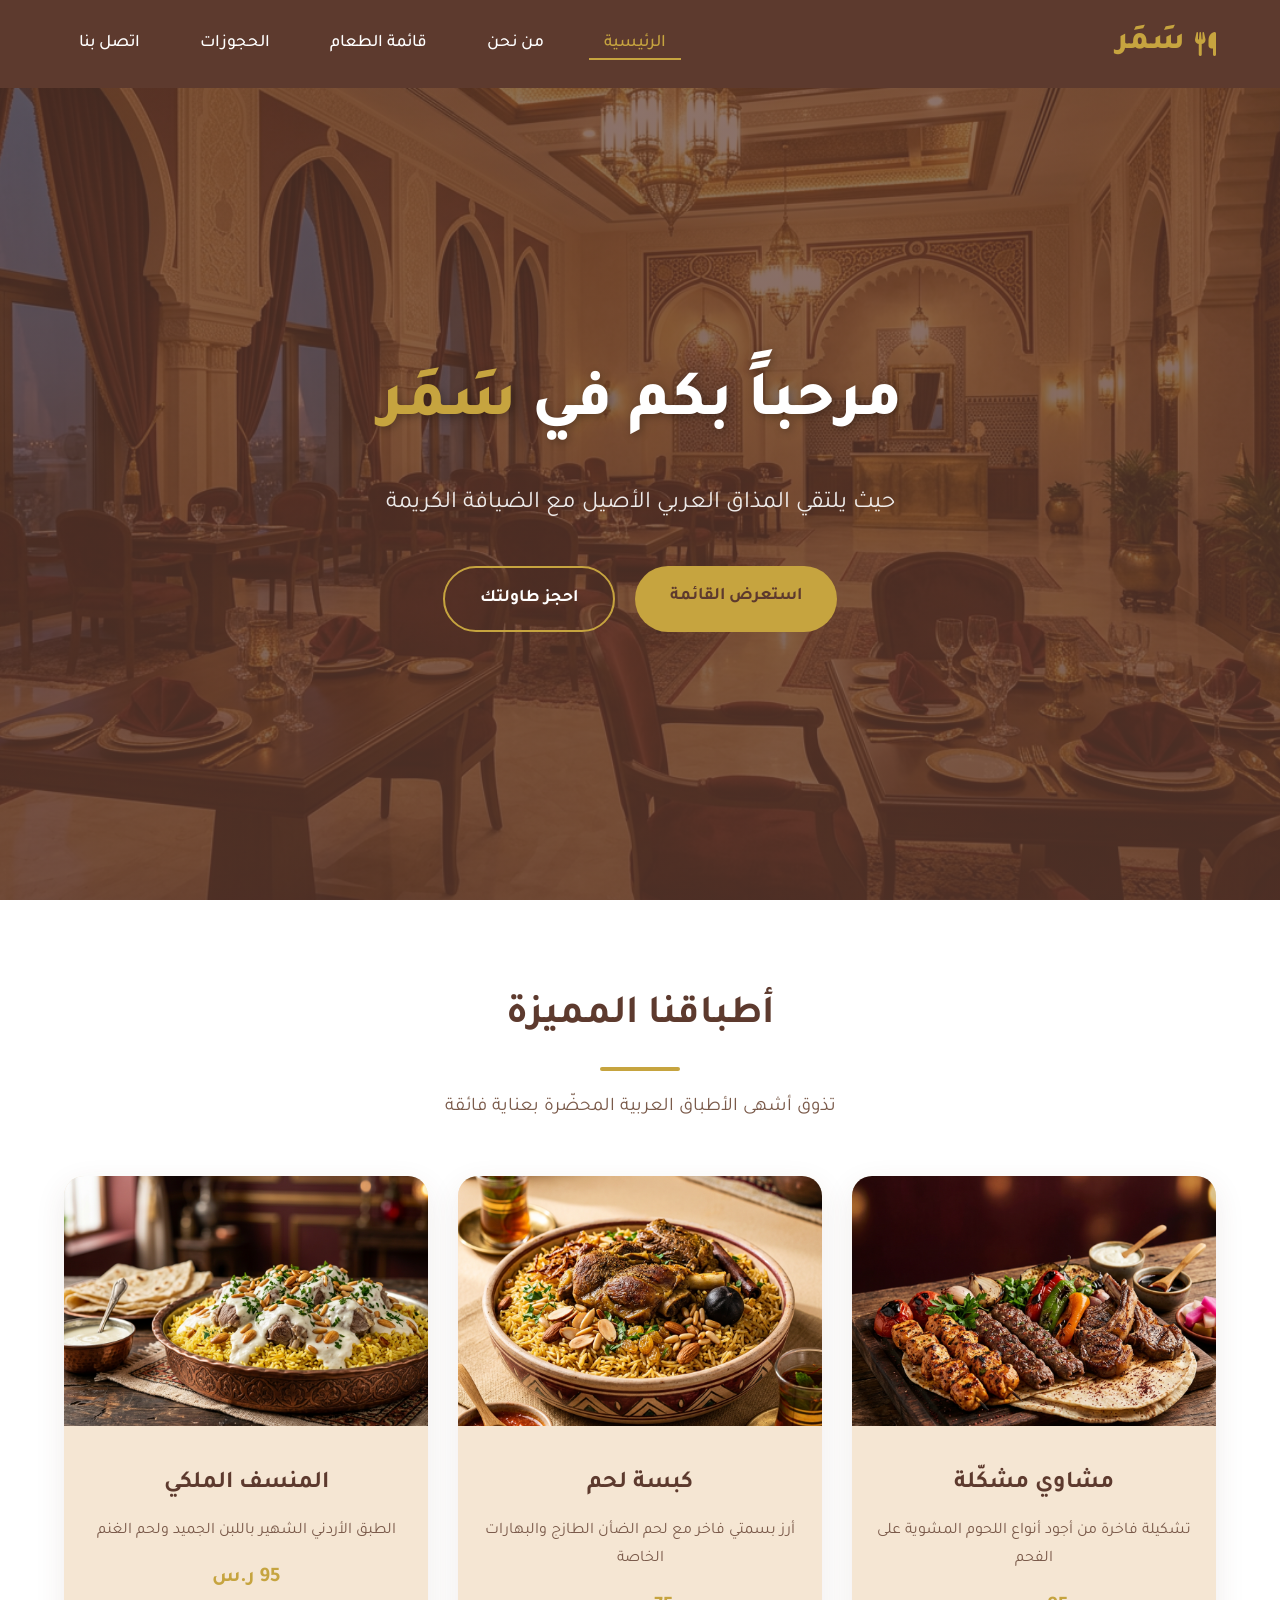
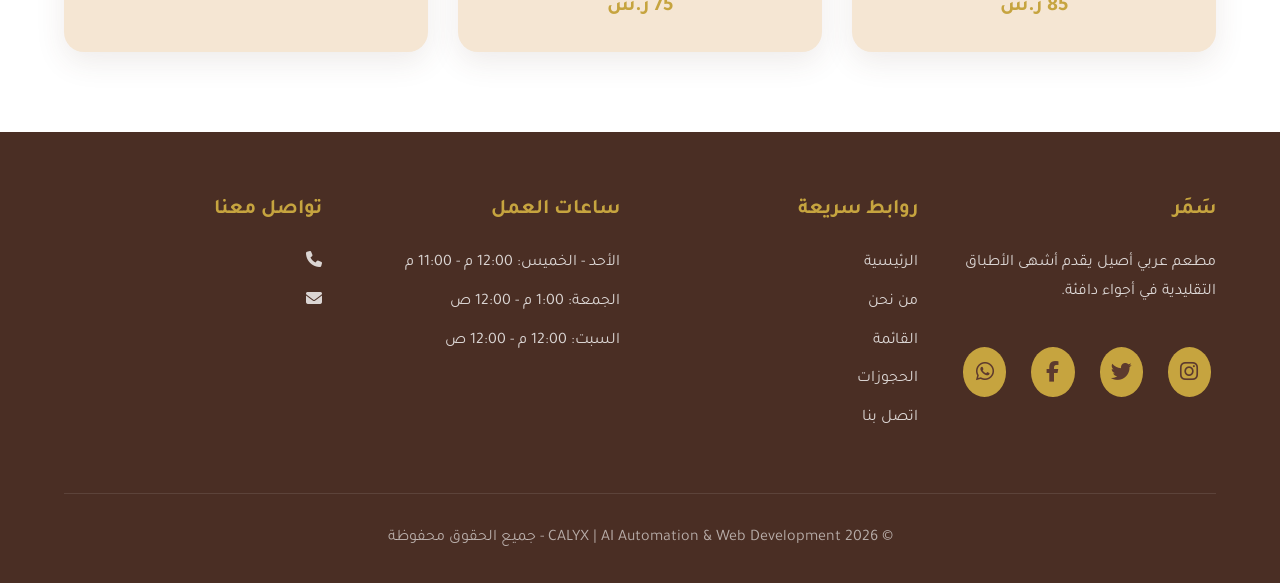
<file: Samar/index.html>
<!DOCTYPE html>
<html lang="ar" dir="rtl">

<head>
    <meta charset="UTF-8">
    <meta name="viewport" content="width=device-width, initial-scale=1.0">
    <title>مطعم سَمَر | الرئيسية</title>

    <!-- Favicon -->
    <link rel="icon" type="image/x-icon" href="images/logo.jpg">

    <link rel="preconnect" href="https://fonts.googleapis.com">
    <link rel="preconnect" href="https://fonts.gstatic.com" crossorigin>
    <link href="https://fonts.googleapis.com/css2?family=Tajawal:wght@300;400;500;700;800&display=swap"
        rel="stylesheet">
    <link rel="stylesheet" href="https://cdnjs.cloudflare.com/ajax/libs/font-awesome/6.4.0/css/all.min.css">
    <link rel="stylesheet" href="style.css">
</head>

<body>
    <nav class="navbar">
        <a href="index.html" class="logo"><i class="fas fa-utensils"></i> سَمَر</a>
        <ul class="nav-links">
            <li><a href="index.html" class="active">الرئيسية</a></li>
            <li><a href="about.html">من نحن</a></li>
            <li><a href="menu.html">قائمة الطعام</a></li>
            <li><a href="reservations.html">الحجوزات</a></li>
            <li><a href="contact.html">اتصل بنا</a></li>
        </ul>
        <div class="hamburger"><span></span><span></span><span></span></div>
    </nav>

    <section class="hero">
        <div class="hero-content">
            <h1>مرحباً بكم في <span>سَمَر</span></h1>
            <p>حيث يلتقي المذاق العربي الأصيل مع الضيافة الكريمة</p>
            <div class="hero-buttons">
                <a href="menu.html" class="btn btn-primary">استعرض القائمة</a>
                <a href="reservations.html" class="btn btn-secondary">احجز طاولتك</a>
            </div>
        </div>
    </section>

    <section class="section featured-dishes">
        <h2 class="section-title">أطباقنا المميزة</h2>
        <p class="section-subtitle">تذوق أشهى الأطباق العربية المحضّرة بعناية فائقة</p>
        <div class="dishes-grid">
            <div class="dish-card">
                <img src="images/dish1.jpg" alt="مشاوي مشكلة">
                <div class="dish-card-content">
                    <h3>مشاوي مشكّلة</h3>
                    <p>تشكيلة فاخرة من أجود أنواع اللحوم المشوية على الفحم</p>
                    <span class="price">85 ر.س</span>
                </div>
            </div>
            <div class="dish-card">
                <img src="images/dish2.jpg" alt="كبسة لحم">
                <div class="dish-card-content">
                    <h3>كبسة لحم</h3>
                    <p>أرز بسمتي فاخر مع لحم الضأن الطازج والبهارات الخاصة</p>
                    <span class="price">75 ر.س</span>
                </div>
            </div>
            <div class="dish-card">
                <img src="images/mansaf.jpg" alt="منسف">
                <div class="dish-card-content">
                    <h3>المنسف الملكي</h3>
                    <p>الطبق الأردني الشهير باللبن الجميد ولحم الغنم</p>
                    <span class="price">95 ر.س</span>
                </div>
            </div>
        </div>
    </section>

    <footer class="footer">
        <div class="footer-content">
            <div class="footer-section">
                <h4>سَمَر</h4>
                <p>مطعم عربي أصيل يقدم أشهى الأطباق التقليدية في أجواء دافئة.</p>
                <div class="social-links">
                    <a href="https://www.instagram.com/" target="_blank" rel="noopener noreferrer"
                        aria-label="انستغرام">
                        <i class="fab fa-instagram"></i>
                    </a>
                    <a href="https://www.twitter.com/" target="_blank" rel="noopener noreferrer" aria-label="تويتر">
                        <i class="fab fa-twitter"></i>
                    </a>
                    <a href="https://www.facebook.com/" target="_blank" rel="noopener noreferrer" aria-label="فيسبوك">
                        <i class="fab fa-facebook-f"></i>
                    </a>
                    <a href="https://www.whatsapp.com/" target="_blank" rel="noopener noreferrer" aria-label="واتساب">
                        <i class="fab fa-whatsapp"></i>
                    </a>
                </div>
            </div>

            <div class="footer-section">
                <h4>روابط سريعة</h4>
                <ul>
                    <li><a href="index.html">الرئيسية</a></li>
                    <li><a href="about.html">من نحن</a></li>
                    <li><a href="menu.html">القائمة</a></li>
                    <li><a href="reservations.html">الحجوزات</a></li>
                    <li><a href="contact.html">اتصل بنا</a></li>
                </ul>
            </div>

            <div class="footer-section">
                <h4>ساعات العمل</h4>
                <ul>
                    <li>الأحد - الخميس: 12:00 م - 11:00 م</li>
                    <li>الجمعة: 1:00 م - 12:00 ص</li>
                    <li>السبت: 12:00 م - 12:00 ص</li>
                </ul>
            </div>

            <div class="footer-section">
                <h4>تواصل معنا</h4>
                <ul>
                    <li><i class="fas fa-phone"></i></li>
                    <li><i class="fas fa-envelope"></i></li>
                </ul>
            </div>
        </div>

        <div class="footer-bottom">
            <p>  © 2026 CALYX | AI Automation & Web Development - جميع الحقوق محفوظة
        </div>
    </footer>

    <script src="script.js"></script>
</body>

</html>
</file>
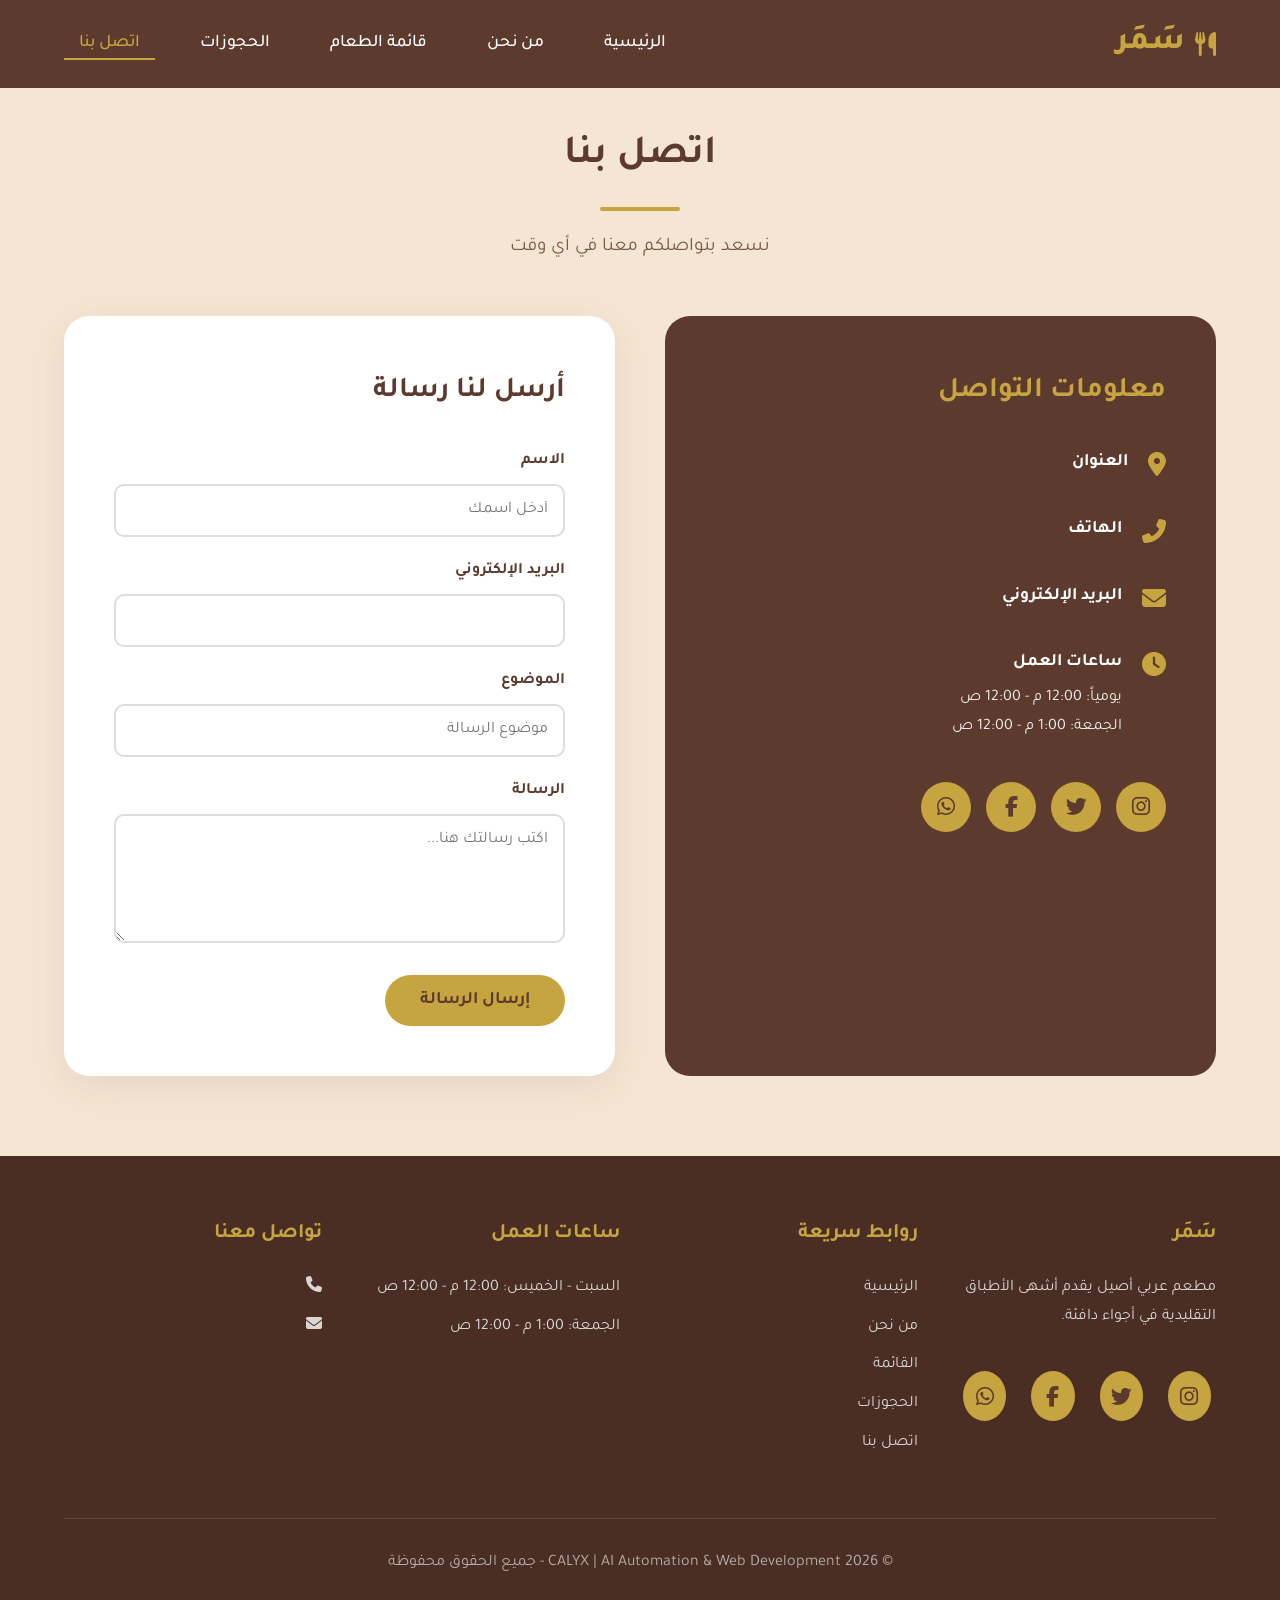
<file: Samar/contact.html>
<!DOCTYPE html>
<html lang="ar" dir="rtl">
<head>
    <meta charset="UTF-8">
    <meta name="viewport" content="width=device-width, initial-scale=1.0">
    <title>مطعم سَمَر | اتصل بنا</title>
    <link rel="icon" type="image/x-icon" href="images/logo.jpg">
    <link rel="preconnect" href="https://fonts.googleapis.com">
    <link rel="preconnect" href="https://fonts.gstatic.com" crossorigin>
    <link href="https://fonts.googleapis.com/css2?family=Tajawal:wght@300;400;500;700;800&display=swap" rel="stylesheet">
    <link rel="stylesheet" href="https://cdnjs.cloudflare.com/ajax/libs/font-awesome/6.4.0/css/all.min.css">
    <link rel="stylesheet" href="style.css">
</head>
<body>
    <nav class="navbar">
        <a href="index.html" class="logo"><i class="fas fa-utensils"></i> سَمَر</a>
        <ul class="nav-links">
            <li><a href="index.html">الرئيسية</a></li>
            <li><a href="about.html">من نحن</a></li>
            <li><a href="menu.html">قائمة الطعام</a></li>
            <li><a href="reservations.html">الحجوزات</a></li>
            <li><a href="contact.html" class="active">اتصل بنا</a></li>
        </ul>
        <div class="hamburger"><span></span><span></span><span></span></div>
    </nav>

    <section class="section" style="padding-top: 120px;">
        <h2 class="section-title">اتصل بنا</h2>
        <p class="section-subtitle">نسعد بتواصلكم معنا في أي وقت</p>
        
        <div class="contact-container">
            <div class="contact-info">
                <h3>معلومات التواصل</h3>
                <div class="contact-item"><i class="fas fa-map-marker-alt"></i><div><h4>العنوان</h4><p></p></div></div>
                <div class="contact-item"><i class="fas fa-phone-alt"></i><div><h4>الهاتف</h4><p dir="ltr"></p></div></div>
                <div class="contact-item"><i class="fas fa-envelope"></i><div><h4>البريد الإلكتروني</h4><p></p></div></div>
                <div class="contact-item"><i class="fas fa-clock"></i><div><h4>ساعات العمل</h4><p>يومياً: 12:00 م - 12:00 ص<br>الجمعة: 1:00 م - 12:00 ص</p></div></div>
                <div class="social-links"><a href="#"><i class="fab fa-instagram"></i></a><a href="#"><i class="fab fa-twitter"></i></a><a href="#"><i class="fab fa-facebook-f"></i></a><a href="#"><i class="fab fa-whatsapp"></i></a></div>
            </div>
            
            <div class="contact-form-wrapper">
                <h3>أرسل لنا رسالة</h3>
                <form id="contactForm">
                    <div class="form-group"><label>الاسم</label><input type="text" id="contactName" placeholder="أدخل اسمك" required></div>
                    <div class="form-group"><label>البريد الإلكتروني</label><input type="email" id="contactEmail" placeholder="" required></div>
                    <div class="form-group"><label>الموضوع</label><input type="text" id="contactSubject" placeholder="موضوع الرسالة" required></div>
                    <div class="form-group"><label>الرسالة</label><textarea id="contactMessage" rows="5" placeholder="اكتب رسالتك هنا..." required></textarea></div>
                    <button type="submit" class="btn btn-primary">إرسال الرسالة</button>
                    <div class="success-message" id="contactSuccess"><h3>تم إرسال رسالتك بنجاح!</h3><p>سنرد عليك في أقرب وقت ممكن.</p></div>
                </form>
            </div>
        </div>
        
       
    </section>

    <footer class="footer">
        <div class="footer-content">
            <div class="footer-section">
                <h4>سَمَر</h4>
                <p>مطعم عربي أصيل يقدم أشهى الأطباق التقليدية في أجواء دافئة.</p>
                <div class="social-links">
                    <a href="https://www.instagram.com/" target="_blank" rel="noopener noreferrer" aria-label="انستغرام">
                        <i class="fab fa-instagram"></i>
                    </a>
                    <a href="https://www.twitter.com/" target="_blank" rel="noopener noreferrer" aria-label="تويتر">
                        <i class="fab fa-twitter"></i>
                    </a>
                    <a href="https://www.facebook.com/" target="_blank" rel="noopener noreferrer" aria-label="فيسبوك">
                        <i class="fab fa-facebook-f"></i>
                    </a>
                    <a href="https://www.whatsapp.com/" target="_blank" rel="noopener noreferrer" aria-label="واتساب">
                        <i class="fab fa-whatsapp"></i>
                    </a>
                </div>
            </div>
            
            <div class="footer-section">
                <h4>روابط سريعة</h4>
                <ul>
                    <li><a href="index.html">الرئيسية</a></li>
                    <li><a href="about.html">من نحن</a></li>
                    <li><a href="menu.html">القائمة</a></li>
                    <li><a href="reservations.html">الحجوزات</a></li>
                    <li><a href="contact.html">اتصل بنا</a></li>
                </ul>
            </div>
            
            <div class="footer-section">
                <h4>ساعات العمل</h4>
                <ul>
                    <li>السبت - الخميس: 12:00 م - 12:00 ص</li>
                    <li>الجمعة: 1:00 م - 12:00 ص</li>
                </ul>
            </div>
            
            <div class="footer-section">
                <h4>تواصل معنا</h4>
                <ul>
                    <li><i class="fas fa-phone"></i> </li>
                    <li><i class="fas fa-envelope"></i></li>
                </ul>
            </div>
        </div>
        
        <div class="footer-bottom">
            <p>  © 2026 CALYX | AI Automation & Web Development - جميع الحقوق محفوظة</p>
        </div>
    </footer>

    <script src="script.js"></script>
</body>
</html>
</file>
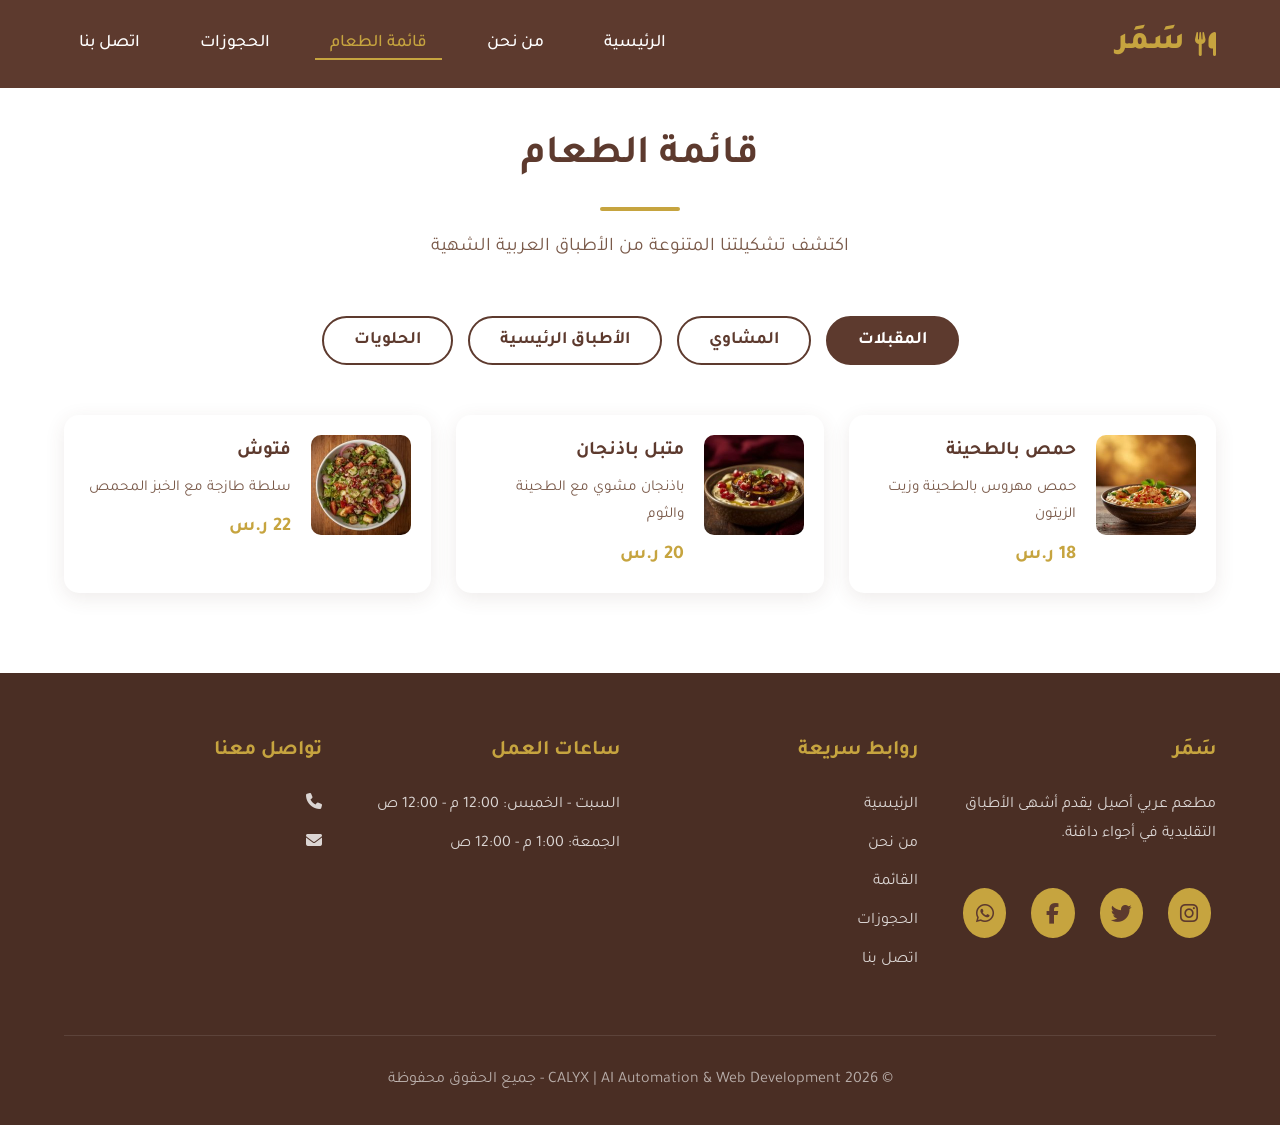
<file: Samar/menu.html>
<!DOCTYPE html>
<html lang="ar" dir="rtl">
<head>
    <meta charset="UTF-8">
    <meta name="viewport" content="width=device-width, initial-scale=1.0">
    <title>مطعم سَمَر | قائمة الطعام</title>
    <link rel="icon" type="image/x-icon" href="images/logo.jpg">
    <link rel="preconnect" href="https://fonts.googleapis.com">
    <link rel="preconnect" href="https://fonts.gstatic.com" crossorigin>
    <link href="https://fonts.googleapis.com/css2?family=Tajawal:wght@300;400;500;700;800&display=swap" rel="stylesheet">
    <link rel="stylesheet" href="https://cdnjs.cloudflare.com/ajax/libs/font-awesome/6.4.0/css/all.min.css">
    <link rel="stylesheet" href="style.css">
</head>
<body>
    <nav class="navbar">
        <a href="index.html" class="logo"><i class="fas fa-utensils"></i> سَمَر</a>
        <ul class="nav-links">
            <li><a href="index.html">الرئيسية</a></li>
            <li><a href="about.html">من نحن</a></li>
            <li><a href="menu.html" class="active">قائمة الطعام</a></li>
            <li><a href="reservations.html">الحجوزات</a></li>
            <li><a href="contact.html">اتصل بنا</a></li>
        </ul>
        <div class="hamburger"><span></span><span></span><span></span></div>
    </nav>

    <section class="section" style="padding-top: 120px; background: var(--white);">
        <h2 class="section-title">قائمة الطعام</h2>
        <p class="section-subtitle">اكتشف تشكيلتنا المتنوعة من الأطباق العربية الشهية</p>
        
        <div class="menu-tabs">
            <button class="menu-tab active" data-category="appetizers">المقبلات</button>
            <button class="menu-tab" data-category="grills">المشاوي</button>
            <button class="menu-tab" data-category="main">الأطباق الرئيسية</button>
            <button class="menu-tab" data-category="desserts">الحلويات</button>
        </div>

        <div class="menu-category active" id="appetizers">
            <div class="menu-grid">
                <div class="menu-item"><img src="images/hummus.jpg" alt="حمص"><div class="menu-item-info"><h4>حمص بالطحينة</h4><p>حمص مهروس بالطحينة وزيت الزيتون</p><span class="price">18 ر.س</span></div></div>
                <div class="menu-item"><img src="images/mutabbal.jpg" alt="متبل"><div class="menu-item-info"><h4>متبل باذنجان</h4><p>باذنجان مشوي مع الطحينة والثوم</p><span class="price">20 ر.س</span></div></div>
                <div class="menu-item"><img src="images/fattoush.jpg" alt="فتوش"><div class="menu-item-info"><h4>فتوش</h4><p>سلطة طازجة مع الخبز المحمص</p><span class="price">22 ر.س</span></div></div>
            </div>
        </div>

        <div class="menu-category" id="grills">
            <div class="menu-grid">
                <div class="menu-item"><img src="images/mashawi.jpg" alt="مشاوي مشكلة"><div class="menu-item-info"><h4>مشاوي مشكّلة</h4><p>تشكيلة من الكباب والشيش طاووق</p><span class="price">85 ر.س</span></div></div>
                <div class="menu-item"><img src="images/kabab.jpg" alt="كباب"><div class="menu-item-info"><h4>كباب لحم</h4><p>لحم غنم مفروم متبل</p><span class="price">55 ر.س</span></div></div>
                <div class="menu-item"><img src="images/shish-tawook.jpg" alt="شيش طاووق"><div class="menu-item-info"><h4>شيش طاووق</h4><p>صدور دجاج متبلة مشوية</p><span class="price">45 ر.س</span></div></div>
            </div>
        </div>

        <div class="menu-category" id="main">
            <div class="menu-grid">
                <div class="menu-item"><img src="images/kabsa.jpg" alt="كبسة لحم"><div class="menu-item-info"><h4>كبسة لحم</h4><p>أرز بسمتي مع لحم الضأن</p><span class="price">75 ر.س</span></div></div>
                <div class="menu-item"><img src="images/mandi.jpg" alt="مندي دجاج"><div class="menu-item-info"><h4>مندي دجاج</h4><p>دجاج مدخن مع الأرز المندي</p><span class="price">65 ر.س</span></div></div>
                <div class="menu-item"><img src="images/mansaf-menu.jpg" alt="منسف"><div class="menu-item-info"><h4>منسف</h4><p>الطبق الأردني الشهير باللبن الجميد</p><span class="price">95 ر.س</span></div></div>
            </div>
        </div>

        <div class="menu-category" id="desserts">
            <div class="menu-grid">
                <div class="menu-item"><img src="images/knafeh.jpg" alt="كنافة"><div class="menu-item-info"><h4>كنافة نابلسية</h4><p>كنافة بالجبنة مع القطر</p><span class="price">35 ر.س</span></div></div>
                <div class="menu-item"><img src="images/baklava.jpg" alt="بقلاوة"><div class="menu-item-info"><h4>بقلاوة مشكّلة</h4><p>تشكيلة بقلاوة بالفستق والجوز</p><span class="price">40 ر.س</span></div></div>
                <div class="menu-item"><img src="images/om-ali.jpg" alt="أم علي"><div class="menu-item-info"><h4>أم علي</h4><p>حلوى ساخنة بالمكسرات</p><span class="price">30 ر.س</span></div></div>
            </div>
        </div>
    </section>

    <footer class="footer">
        <div class="footer-content">
            <div class="footer-section">
                <h4>سَمَر</h4>
                <p>مطعم عربي أصيل يقدم أشهى الأطباق التقليدية في أجواء دافئة.</p>
                <div class="social-links">
                    <a href="https://www.instagram.com/" target="_blank" rel="noopener noreferrer" aria-label="انستغرام">
                        <i class="fab fa-instagram"></i>
                    </a>
                    <a href="https://www.twitter.com/" target="_blank" rel="noopener noreferrer" aria-label="تويتر">
                        <i class="fab fa-twitter"></i>
                    </a>
                    <a href="https://www.facebook.com/" target="_blank" rel="noopener noreferrer" aria-label="فيسبوك">
                        <i class="fab fa-facebook-f"></i>
                    </a>
                    <a href="https://www.whatsapp.com/" target="_blank" rel="noopener noreferrer" aria-label="واتساب">
                        <i class="fab fa-whatsapp"></i>
                    </a>
                </div>
            </div>
            
            <div class="footer-section">
                <h4>روابط سريعة</h4>
                <ul>
                    <li><a href="index.html">الرئيسية</a></li>
                    <li><a href="about.html">من نحن</a></li>
                    <li><a href="menu.html">القائمة</a></li>
                    <li><a href="reservations.html">الحجوزات</a></li>
                    <li><a href="contact.html">اتصل بنا</a></li>
                </ul>
            </div>
            
            <div class="footer-section">
                <h4>ساعات العمل</h4>
                <ul>
                    <li>السبت - الخميس: 12:00 م - 12:00 ص</li>
                    <li>الجمعة: 1:00 م - 12:00 ص</li>
                </ul>
            </div>
            
            <div class="footer-section">
                <h4>تواصل معنا</h4>
                <ul>
                    <li><i class="fas fa-phone"></i> </li>
                    <li><i class="fas fa-envelope"></i></li>
                </ul>
            </div>
        </div>
        
        <div class="footer-bottom">
            <p>  © 2026 CALYX | AI Automation & Web Development - جميع الحقوق محفوظة</p>
        </div>
    </footer>

    <script src="script.js"></script>
</body>
</html>
</file>
<file: Samar/style.css>
:root {
    --maroon: #5D3A2E;
    --gold: #C6A43F;
    --beige: #F5E6D3;
    --white: #FFFFFF;
    --dark-maroon: #4A2E24;
    --light-gold: #D4B85A;
}

* {
    margin: 0;
    padding: 0;
    box-sizing: border-box;
}

body {
    font-family: 'Tajawal', sans-serif;
    background-color: var(--beige);
    color: var(--maroon);
    line-height: 1.8;
    overflow-x: hidden;
}

.navbar {
    position: fixed;
    top: 0;
    right: 0;
    left: 0;
    background: var(--maroon);
    padding: 15px 5%;
    display: flex;
    justify-content: space-between;
    align-items: center;
    z-index: 1000;
    transition: all 0.3s ease;
}

.navbar.scrolled {
    padding: 10px 5%;
    box-shadow: 0 5px 20px rgba(93, 58, 46, 0.3);
}

.logo {
    font-size: 2rem;
    font-weight: 800;
    color: var(--gold);
    text-decoration: none;
    display: flex;
    align-items: center;
    gap: 10px;
}

.logo i {
    font-size: 1.5rem;
}

.nav-links {
    display: flex;
    gap: 30px;
    list-style: none;
}

.nav-links a {
    color: var(--white);
    text-decoration: none;
    font-size: 1.1rem;
    font-weight: 500;
    padding: 8px 15px;
    border-radius: 5px;
    transition: all 0.3s ease;
    position: relative;
}

.nav-links a::after {
    content: '';
    position: absolute;
    bottom: 0;
    right: 0;
    width: 0;
    height: 2px;
    background: var(--gold);
    transition: width 0.3s ease;
}

.nav-links a:hover::after,
.nav-links a.active::after {
    width: 100%;
}

.nav-links a.active {
    color: var(--gold);
}

.hamburger {
    display: none;
    flex-direction: column;
    gap: 5px;
    cursor: pointer;
    padding: 10px;
}

.hamburger span {
    width: 25px;
    height: 3px;
    background: var(--gold);
    border-radius: 3px;
    transition: all 0.3s ease;
}

.hamburger.active span:nth-child(1) {
    transform: rotate(45deg) translate(5px, 5px);
}

.hamburger.active span:nth-child(2) {
    opacity: 0;
}

.hamburger.active span:nth-child(3) {
    transform: rotate(-45deg) translate(7px, -6px);
}

.section {
    padding: 80px 5%;
}

.section-title {
    text-align: center;
    font-size: 2.5rem;
    color: var(--maroon);
    margin-bottom: 20px;
    position: relative;
}

.section-title::after {
    content: '';
    display: block;
    width: 80px;
    height: 4px;
    background: var(--gold);
    margin: 15px auto;
    border-radius: 2px;
}

.section-subtitle {
    text-align: center;
    color: #7a5a4a;
    font-size: 1.2rem;
    margin-bottom: 50px;
}

.btn {
    display: inline-block;
    padding: 15px 35px;
    font-size: 1.1rem;
    font-weight: 600;
    text-decoration: none;
    border-radius: 50px;
    cursor: pointer;
    transition: all 0.3s ease;
    border: none;
    font-family: 'Tajawal', sans-serif;
}

.btn-primary {
    background: var(--gold);
    color: var(--maroon);
}

.btn-primary:hover {
    background: var(--light-gold);
    transform: translateY(-3px);
    box-shadow: 0 10px 30px rgba(198, 164, 63, 0.4);
}

.btn-secondary {
    background: transparent;
    color: var(--white);
    border: 2px solid var(--gold);
}

.btn-secondary:hover {
    background: var(--gold);
    color: var(--maroon);
    transform: translateY(-3px);
}

.hero {
    height: 100vh;
    background: linear-gradient(rgba(93, 58, 46, 0.7), rgba(93, 58, 46, 0.8)),
                url('images/hero-bg.jpg') center/cover;
    display: flex;
    align-items: center;
    justify-content: center;
    text-align: center;
    color: var(--white);
    padding-top: 80px;
}

.hero-content h1 {
    font-size: 4rem;
    font-weight: 800;
    margin-bottom: 20px;
    text-shadow: 2px 2px 10px rgba(0,0,0,0.3);
}

.hero-content h1 span {
    color: var(--gold);
}

.hero-content p {
    font-size: 1.5rem;
    margin-bottom: 40px;
    opacity: 0.9;
}

.hero-buttons {
    display: flex;
    gap: 20px;
    justify-content: center;
    flex-wrap: wrap;
}

/* الأطباق المميزة */
.featured-dishes {
    background: var(--white);
}

.dishes-grid {
    display: grid;
    grid-template-columns: repeat(auto-fit, minmax(300px, 1fr));
    gap: 30px;
    max-width: 1200px;
    margin: 0 auto;
}

.dish-card {
    background: var(--beige);
    border-radius: 20px;
    overflow: hidden;
    box-shadow: 0 10px 30px rgba(93, 58, 46, 0.1);
    transition: all 0.3s ease;
}

.dish-card:hover {
    transform: translateY(-10px);
    box-shadow: 0 20px 50px rgba(93, 58, 46, 0.2);
}

.dish-card img {
    width: 100%;
    height: 250px;
    object-fit: cover;
}

.dish-card-content {
    padding: 25px;
    text-align: center;
}

.dish-card-content h3 {
    font-size: 1.5rem;
    color: var(--maroon);
    margin-bottom: 10px;
}

.dish-card-content p {
    color: #7a5a4a;
    margin-bottom: 15px;
}

.dish-card-content .price {
    font-size: 1.3rem;
    font-weight: 700;
    color: var(--gold);
}

.about-content {
    display: grid;
    grid-template-columns: 1fr 1fr;
    gap: 50px;
    align-items: center;
    max-width: 1200px;
    margin: 0 auto;
}

.about-text h3 {
    font-size: 2rem;
    color: var(--maroon);
    margin-bottom: 20px;
}

.about-text p {
    font-size: 1.1rem;
    color: #5a4a3a;
    margin-bottom: 20px;
    line-height: 2;
}

.about-images {
    display: grid;
    grid-template-columns: 1fr 1fr;
    gap: 20px;
}

.about-images img {
    width: 100%;
    height: 200px;
    object-fit: cover;
    border-radius: 15px;
    box-shadow: 0 10px 30px rgba(93, 58, 46, 0.2);
    transition: transform 0.3s ease;
}

.about-images img:hover {
    transform: scale(1.05);
}

.about-images img:first-child {
    grid-column: span 2;
    height: 250px;
}

.about-features {
    display: grid;
    grid-template-columns: repeat(auto-fit, minmax(250px, 1fr));
    gap: 30px;
    margin-top: 60px;
    max-width: 1200px;
    margin-left: auto;
    margin-right: auto;
}

.feature-card {
    text-align: center;
    padding: 40px 30px;
    background: var(--white);
    border-radius: 20px;
    box-shadow: 0 10px 30px rgba(93, 58, 46, 0.1);
    transition: all 0.3s ease;
}

.feature-card:hover {
    transform: translateY(-5px);
    box-shadow: 0 15px 40px rgba(93, 58, 46, 0.15);
}

.feature-card i {
    font-size: 3rem;
    color: var(--gold);
    margin-bottom: 20px;
}

.feature-card h4 {
    font-size: 1.3rem;
    color: var(--maroon);
    margin-bottom: 10px;
}

.menu-tabs {
    display: flex;
    justify-content: center;
    gap: 15px;
    margin-bottom: 50px;
    flex-wrap: wrap;
}

.menu-tab {
    padding: 12px 30px;
    background: var(--white);
    border: 2px solid var(--maroon);
    color: var(--maroon);
    font-size: 1.1rem;
    font-weight: 600;
    border-radius: 50px;
    cursor: pointer;
    transition: all 0.3s ease;
    font-family: 'Tajawal', sans-serif;
}

.menu-tab:hover,
.menu-tab.active {
    background: var(--maroon);
    color: var(--white);
}

.menu-category {
    display: none;
    animation: fadeIn 0.5s ease;
}

.menu-category.active {
    display: block;
}

@keyframes fadeIn {
    from { opacity: 0; transform: translateY(20px); }
    to { opacity: 1; transform: translateY(0); }
}

.menu-grid {
    display: grid;
    grid-template-columns: repeat(auto-fit, minmax(350px, 1fr));
    gap: 25px;
    max-width: 1200px;
    margin: 0 auto;
}

.menu-item {
    display: flex;
    gap: 20px;
    background: var(--white);
    padding: 20px;
    border-radius: 15px;
    box-shadow: 0 5px 20px rgba(93, 58, 46, 0.1);
    transition: all 0.3s ease;
}

.menu-item:hover {
    transform: translateX(-5px);
    box-shadow: 0 10px 30px rgba(93, 58, 46, 0.15);
}

.menu-item img {
    width: 100px;
    height: 100px;
    object-fit: cover;
    border-radius: 10px;
}

.menu-item-info {
    flex: 1;
}

.menu-item-info h4 {
    font-size: 1.2rem;
    color: var(--maroon);
    margin-bottom: 5px;
}

.menu-item-info p {
    font-size: 0.95rem;
    color: #7a5a4a;
    margin-bottom: 10px;
}

.menu-item-info .price {
    font-size: 1.2rem;
    font-weight: 700;
    color: var(--gold);
}

.reservation-form {
    max-width: 700px;
    margin: 0 auto;
    background: var(--white);
    padding: 50px;
    border-radius: 25px;
    box-shadow: 0 20px 60px rgba(0,0,0,0.3);
}

.form-row {
    display: grid;
    grid-template-columns: 1fr 1fr;
    gap: 20px;
    margin-bottom: 20px;
}

.form-group {
    margin-bottom: 20px;
}

.form-group label {
    display: block;
    margin-bottom: 8px;
    font-weight: 600;
    color: var(--maroon);
}

.form-group input,
.form-group select,
.form-group textarea {
    width: 100%;
    padding: 15px;
    border: 2px solid #ddd;
    border-radius: 10px;
    font-size: 1rem;
    font-family: 'Tajawal', sans-serif;
    transition: border-color 0.3s ease;
}

.form-group input:focus,
.form-group select:focus,
.form-group textarea:focus {
    outline: none;
    border-color: var(--gold);
}

.form-group input.error,
.form-group select.error {
    border-color: #e74c3c;
}

.error-message {
    color: #e74c3c;
    font-size: 0.85rem;
    margin-top: 5px;
    display: none;
}

.form-group input.error + .error-message,
.form-group select.error + .error-message {
    display: block;
}

.reservation-form .btn {
    width: 100%;
    padding: 18px;
    font-size: 1.2rem;
}

.success-message {
    display: none;
    background: #27ae60;
    color: white;
    padding: 20px;
    border-radius: 10px;
    text-align: center;
    margin-top: 20px;
    animation: fadeIn 0.5s ease;
}

.success-message.show {
    display: block;
}

.contact-container {
    display: grid;
    grid-template-columns: 1fr 1fr;
    gap: 50px;
    max-width: 1200px;
    margin: 0 auto;
}

.contact-info {
    background: var(--maroon);
    color: var(--white);
    padding: 50px;
    border-radius: 25px;
}

.contact-info h3 {
    font-size: 1.8rem;
    margin-bottom: 30px;
    color: var(--gold);
}

.contact-item {
    display: flex;
    align-items: flex-start;
    gap: 20px;
    margin-bottom: 30px;
}

.contact-item i {
    font-size: 1.5rem;
    color: var(--gold);
    margin-top: 5px;
}

.contact-item h4 {
    font-size: 1.1rem;
    margin-bottom: 5px;
}

.contact-item p {
    opacity: 0.9;
}

.social-links {
    display: flex;
    gap: 15px;
    margin-top: 40px;
}

.social-links a {
    width: 50px;
    height: 50px;
    background: var(--gold);
    color: var(--maroon);
    display: flex;
    align-items: center;
    justify-content: center;
    border-radius: 50%;
    font-size: 1.3rem;
    transition: all 0.3s ease;
    text-decoration: none;
}

.social-links a:hover {
    transform: translateY(-5px);
    box-shadow: 0 10px 20px rgba(198, 164, 63, 0.4);
}

.contact-form-wrapper {
    background: var(--white);
    padding: 50px;
    border-radius: 25px;
    box-shadow: 0 10px 40px rgba(93, 58, 46, 0.1);
}

.contact-form-wrapper h3 {
    font-size: 1.8rem;
    color: var(--maroon);
    margin-bottom: 30px;
}

.map-container {
    margin-top: 50px;
    border-radius: 25px;
    overflow: hidden;
    box-shadow: 0 10px 40px rgba(93, 58, 46, 0.1);
}

.map-container iframe {
    width: 100%;
    height: 400px;
    border: none;
}

.footer {
    background: var(--dark-maroon);
    color: var(--white);
    padding: 60px 5% 30px;
}

.footer-content {
    display: grid;
    grid-template-columns: repeat(auto-fit, minmax(250px, 1fr));
    gap: 40px;
    max-width: 1200px;
    margin: 0 auto;
}

.footer-section h4 {
    font-size: 1.3rem;
    color: var(--gold);
    margin-bottom: 20px;
}

.footer-section p,
.footer-section li {
    color: rgba(255,255,255,0.8);
    margin-bottom: 10px;
}

.footer-section ul {
    list-style: none;
}

.footer-section a {
    color: rgba(255,255,255,0.8);
    text-decoration: none;
    transition: color 0.3s ease;
}

.footer-section a:hover {
    color: var(--gold);
}

.footer-bottom {
    text-align: center;
    margin-top: 50px;
    padding-top: 30px;
    border-top: 1px solid rgba(255,255,255,0.1);
    color: rgba(255,255,255,0.6);
}

@media (max-width: 992px) {
    .about-content {
        grid-template-columns: 1fr;
    }
    .contact-container {
        grid-template-columns: 1fr;
    }
}

@media (max-width: 768px) {
    .hamburger {
        display: flex;
    }
    .nav-links {
        position: fixed;
        top: 70px;
        right: -100%;
        width: 100%;
        height: calc(100vh - 70px);
        background: var(--maroon);
        flex-direction: column;
        align-items: center;
        justify-content: flex-start;
        padding-top: 50px;
        gap: 20px;
        transition: right 0.3s ease;
    }
    .nav-links.active {
        right: 0;
    }
    .nav-links a {
        font-size: 1.3rem;
    }
    .hero-content h1 {
        font-size: 2.5rem;
    }
    .hero-content p {
        font-size: 1.2rem;
    }
    .section-title {
        font-size: 2rem;
    }
    .form-row {
        grid-template-columns: 1fr;
    }
    .reservation-form,
    .contact-form-wrapper,
    .contact-info {
        padding: 30px;
    }
    .menu-grid {
        grid-template-columns: 1fr;
    }
    .about-images {
        grid-template-columns: 1fr;
    }
    .about-images img:first-child {
        grid-column: span 1;
    }
}

@media (max-width: 480px) {
    .hero-content h1 {
        font-size: 2rem;
    }
    .btn {
        padding: 12px 25px;
        font-size: 1rem;
    }
    .section {
        padding: 60px 4%;
    }
}
.footer .social-links a {
    display: inline-flex;
    align-items: center;
    justify-content: center;
    width: 50px;
    height: 50px;
    background: var(--gold);
    color: var(--maroon);
    border-radius: 50%;
    font-size: 1.3rem;
    transition: all 0.3s ease;
    text-decoration: none;
    margin: 0 5px;
}

.footer .social-links a i {
    transition: transform 0.5s ease;
    display: inline-block;
}

.footer .social-links a:hover {
    transform: translateY(-8px);
    box-shadow: 0 10px 20px rgba(198, 164, 63, 0.4);
}

.footer .social-links a:hover i {
    transform: rotate(360deg);
}
.feature-icon {
    width: 50%;
    height: 50%;
    object-fit: contain;
    display: block;
    margin: 0 auto 15px auto;
}
.feature-icon {
    width: 50%;
    height: 50%;
}
</file>
